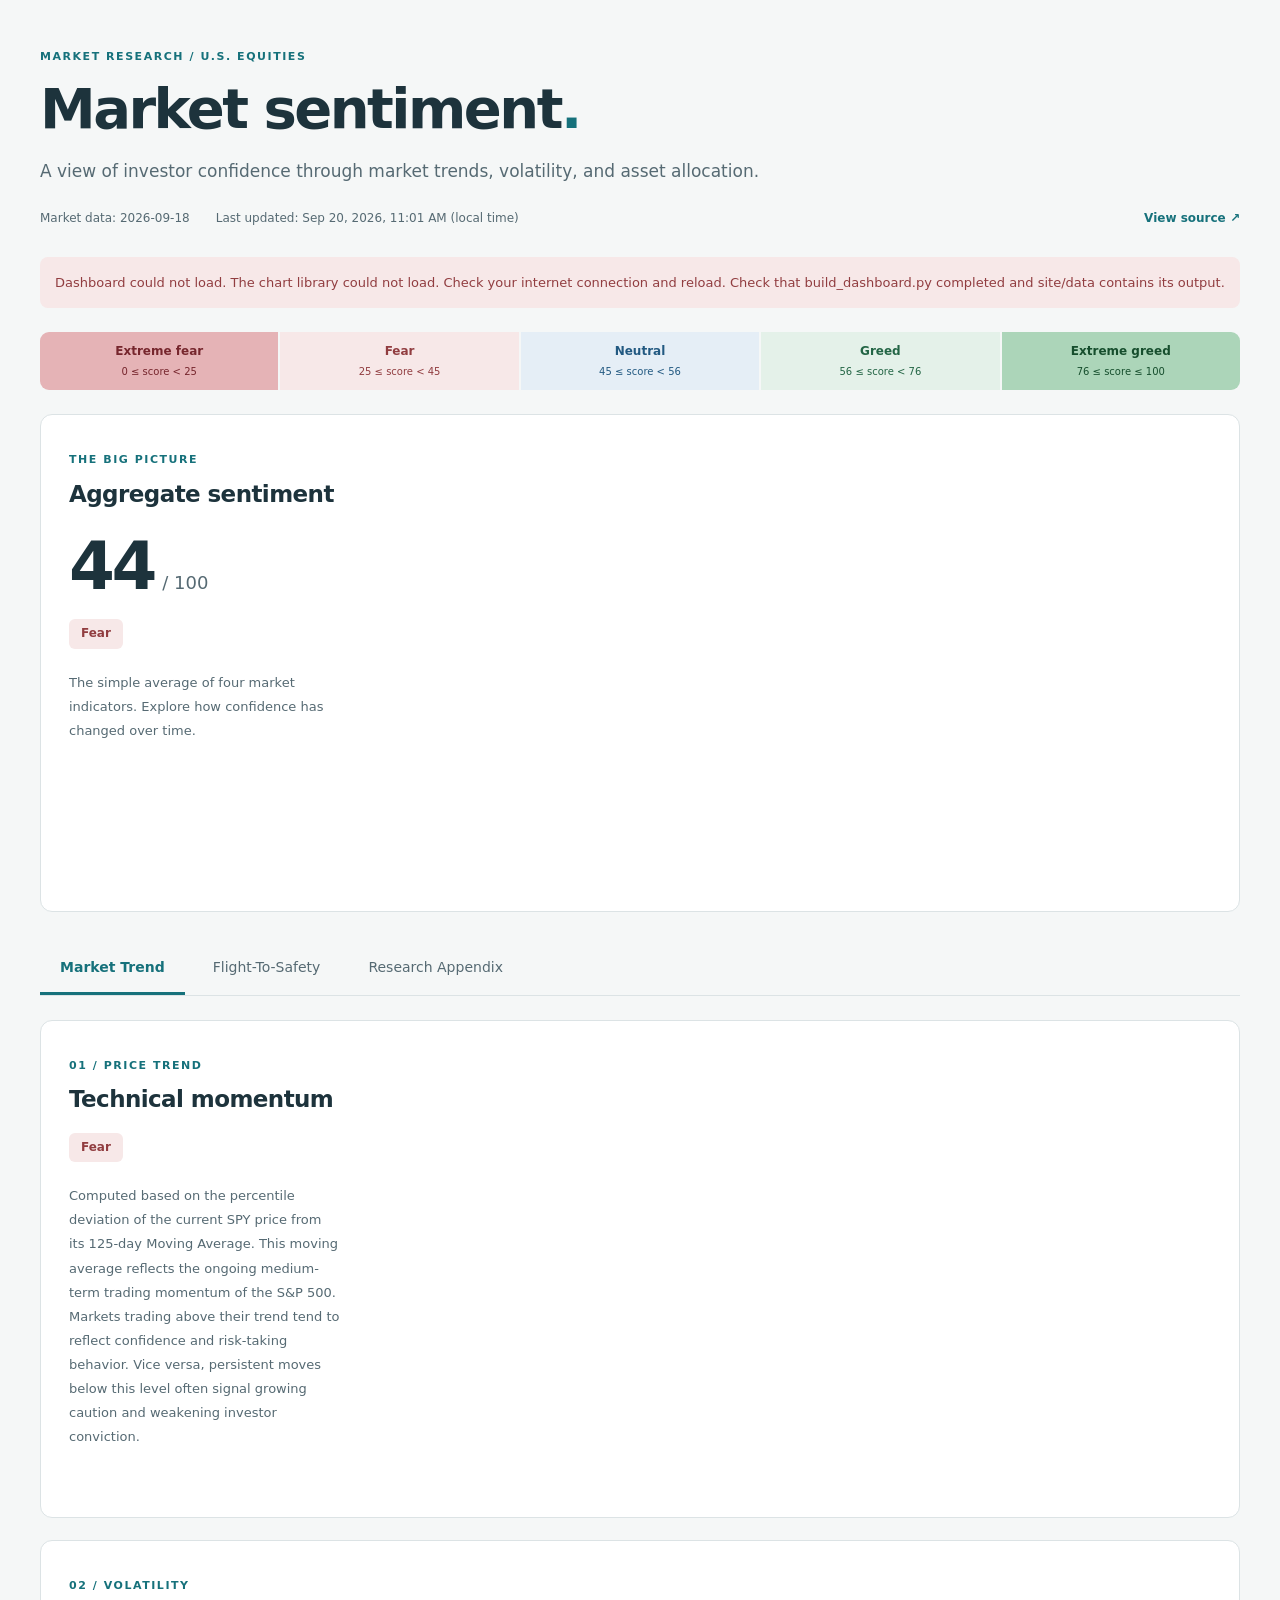
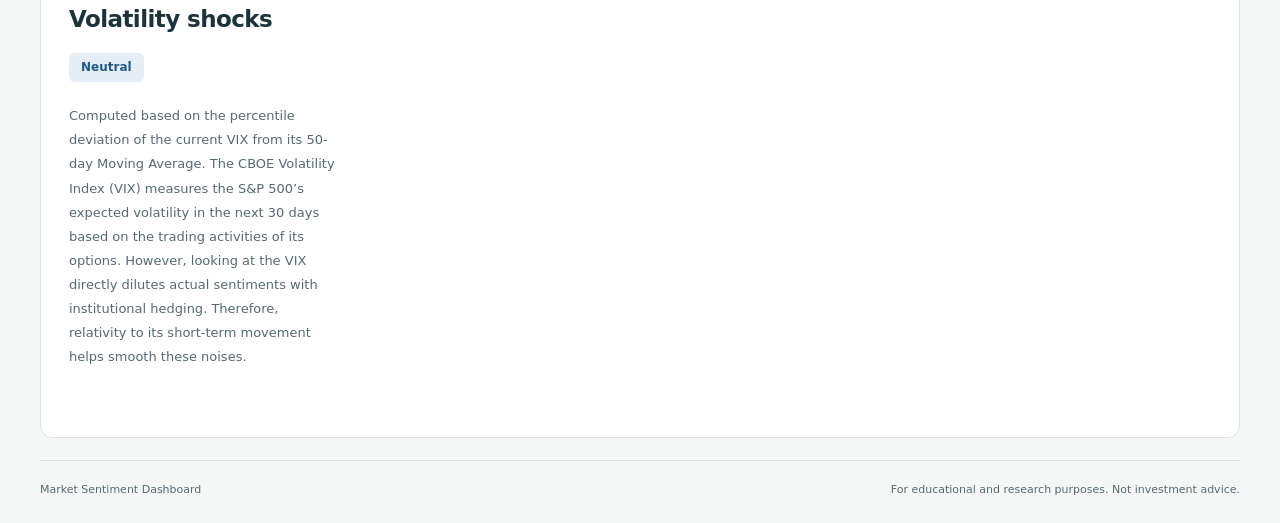
<file: site/index.html>
<!doctype html>
<html lang="en">
<head>
  <meta charset="utf-8">
  <meta name="viewport" content="width=device-width,initial-scale=1">
  <meta name="description" content="Explore U.S. market sentiment through transparent indicators and historical research.">
  <title>U.S. Market Sentiment Dashboard</title>
  <link rel="stylesheet" href="styles.css">
  <link rel="icon" type="image/png" href="./favicon.png?v=1">
  <script src="app.js" defer></script>
</head>
<body>
<a class="skip" href="#dashboard">Skip to dashboard</a>
<div class="shell">
<header>
  <div class="eyebrow">MARKET RESEARCH / U.S. EQUITIES</div>
  <h1>Market sentiment<span class="title-dot">.</span></h1>
  <p class="intro">A view of investor confidence through market trends, volatility, and asset allocation.</p>
  <div class="meta"><span id="market-date">Market data: —</span><span id="updated">Last updated: —</span><a href="https://github.com/cyanideanion/Market-Sentiment-Dashboard">View source ↗</a></div>
</header>
<main id="dashboard">
<div id="status" role="status" aria-live="polite">Loading dashboard…</div>
<div class="spectrum" aria-label="Aggregate sentiment score ranges">
  <span class="fear">Extreme fear<small>0 ≤ score &lt; 25</small></span><span class="fear">Fear<small>25 ≤ score &lt; 45</small></span><span class="neutral">Neutral<small>45 ≤ score &lt; 56</small></span><span class="greed">Greed<small>56 ≤ score &lt; 76</small></span><span class="greed">Extreme greed<small>76 ≤ score ≤ 100</small></span>
</div>
<section class="overview card" aria-labelledby="aggregate-title">
  <div class="overview-copy"><div class="eyebrow">THE BIG PICTURE</div><h2 id="aggregate-title">Aggregate sentiment</h2><div class="score"><span id="overall-score">—</span><small>/ 100</small></div><span id="overall-label" class="badge">Loading</span><p>The simple average of four market indicators. Explore how confidence has changed over time.</p></div>
  <div class="chart" id="chart-overall" data-chart="overall" aria-label="Historical aggregate sentiment chart"></div>
</section>
<div class="tabs" role="tablist" aria-label="Dashboard sections">
<button id="tab-market" role="tab" aria-selected="true" aria-controls="panel-market" tabindex="0">Market Trend</button>
<button id="tab-safety" role="tab" aria-selected="false" aria-controls="panel-safety" tabindex="-1">Flight-To-Safety</button>
<button id="tab-research" role="tab" aria-selected="false" aria-controls="panel-research" tabindex="-1">Research Appendix</button>
</div>
<section id="panel-market" role="tabpanel" aria-labelledby="tab-market">
<article class="indicator card"><div class="copy"><div class="eyebrow">01 / PRICE TREND</div><h2>Technical momentum</h2><span class="badge" data-indicator="spy">Loading</span><p data-description="spy"></p></div><div class="chart" data-chart="spy" aria-label="SPY and 125-day moving average chart"></div></article>
<article class="indicator card"><div class="copy"><div class="eyebrow">02 / VOLATILITY</div><h2>Volatility shocks</h2><span class="badge" data-indicator="vix">Loading</span><p data-description="vix"></p></div><div class="chart" data-chart="vix" aria-label="VIX and 50-day moving average chart"></div></article>
</section>
<section id="panel-safety" role="tabpanel" aria-labelledby="tab-safety" hidden>
<article class="indicator card"><div class="copy"><div class="eyebrow">03 / ASSET ALLOCATION</div><h2>Cross-asset demand</h2><span class="badge" data-indicator="safe_haven">Loading</span><p data-description="safe_haven"></p></div><div class="chart" data-chart="safe_haven" aria-label="SPY and IEF return spread chart"></div></article>
<article class="indicator card"><div class="copy"><div class="eyebrow">04 / EQUITY STYLES</div><h2>Sector rotation</h2><span class="badge" data-indicator="growth_value">Loading</span><p data-description="growth_value"></p></div><div class="chart" data-chart="growth_value" aria-label="Growth and value relative performance chart"></div></article>
</section>
<section id="panel-research" role="tabpanel" aria-labelledby="tab-research" hidden>
<p class="note">These analyses are descriptive and conditional. They are not trading strategies; transaction costs, leverage, and execution assumptions are not modeled. Written findings are the author's existing commentary and do not recalculate with each data update.</p>
<article class="research card"><h2>Correlation analysis</h2><div data-research="correlation_analysis"></div><div class="chart" data-chart="correlation" aria-label="Sentiment and SPY rolling correlation chart"></div></article>
<article class="research card"><h2>Recovery time analysis</h2><div data-research="recovery_analysis"></div><div class="chart" data-chart="recovery" aria-label="Sentiment recovery time distribution"></div></article>
<article class="research card"><h2>Forward performance analysis</h2><div data-research="forward_performance"></div><div class="chart" data-chart="forward_returns" aria-label="Forward returns by sentiment regime"></div></article>
</section>
</main>
<footer><span>Market Sentiment Dashboard</span><span>For educational and research purposes. Not investment advice.</span></footer>
</div>
<noscript>This dashboard requires JavaScript to display interactive charts.</noscript>
</body>
</html>
</file>
<file: site/styles.css>
:root{color-scheme:light;--ink:#1d333c;--muted:#566a73;--accent:#16717b;--line:#dce3e5;--paper:#f5f7f7}*{box-sizing:border-box}body{margin:0;background:var(--paper);color:var(--ink);font-family:system-ui,-apple-system,BlinkMacSystemFont,"Segoe UI",sans-serif;font-size:15px;line-height:1.65}.shell{max-width:1400px;margin:auto;padding:48px 40px 24px}header{margin-bottom:28px}.eyebrow{font-size:11px;letter-spacing:.14em;font-weight:750;color:var(--accent)}h1{font-size:clamp(34px,4.5vw,56px);line-height:1.12;letter-spacing:-.045em;margin:12px 0}.title-dot{color:var(--accent)}.intro{color:var(--muted);margin:16px 0 24px;font-size:17px}.meta{display:flex;flex-wrap:wrap;gap:8px 26px;color:var(--muted);font-size:12px}.meta a{margin-left:auto;color:var(--accent);font-weight:650;text-decoration:none}a:hover{text-decoration:underline}.spectrum{display:grid;grid-template-columns:repeat(5,1fr);gap:2px;border-radius:9px;overflow:hidden;margin:24px 0}.spectrum span{padding:10px;text-align:center;font-size:12px;font-weight:650}.spectrum small{display:block;font-size:10px;font-weight:450;margin-top:2px}.fear{color:#913d40;background:#f7e8e8}.neutral{color:#225981;background:#e5eef6}.greed{color:#236545;background:#e4f1e9}.card{background:white;border:1px solid var(--line);border-radius:12px;margin-bottom:22px;overflow:hidden}.overview,.indicator{display:grid;grid-template-columns:minmax(220px,1fr) minmax(0,3fr);gap:20px;padding:28px}.overview-copy,.copy{padding:8px 10px 8px 0}h2{font-size:23px;letter-spacing:-.025em;line-height:1.3;margin:10px 0 18px}.score{line-height:1.15;font-size:66px;letter-spacing:-.05em;margin:20px 0 14px;font-weight:650}.score small{font-size:18px;color:var(--muted);letter-spacing:0;margin-left:8px;font-weight:400}.badge{display:inline-block;padding:5px 12px;border-radius:6px;font-size:12px;font-weight:650;background:#edf0f1}.badge.fear{background:#f7e8e8}.badge.neutral{background:#e5eef6}.badge.greed{background:#e4f1e9}.copy p,.overview-copy p{color:var(--muted);font-size:13px;margin-top:22px;line-height:1.85}.chart{min-width:0;min-height:440px;position:relative;overflow:hidden}.chart-error{display:flex;align-items:center;justify-content:center;color:var(--muted);padding:32px;text-align:center;border:1px dashed var(--line);border-radius:8px}.tabs{display:flex;gap:8px;border-bottom:1px solid var(--line);margin:32px 0 24px}.tabs button{border:0;border-bottom:3px solid transparent;padding:12px 20px;background:none;color:var(--muted);font:inherit;font-size:14px;cursor:pointer}.tabs button[aria-selected=true]{color:var(--accent);border-bottom-color:var(--accent);font-weight:700}.tabs button:hover{background:#eaf0f1}button:focus-visible,a:focus-visible,summary:focus-visible{outline:3px solid #2980b9;outline-offset:3px}[hidden]{display:none!important}.research{padding:28px 32px}.research h2{margin-top:0}.research p,.research li{color:var(--muted);font-size:14px}.research details{margin:12px 0 22px;background:var(--paper);padding:12px 18px;border-radius:8px}.research summary{cursor:pointer;font-weight:650;font-size:13px}.note{padding:16px 20px;border-left:3px solid var(--accent);background:#edf3f3;font-size:13px;color:var(--muted);margin-bottom:24px}#status{font-size:13px;color:var(--muted)}#status.error{padding:15px;background:#f7e8e8;color:#913d40;border-radius:8px}footer{display:flex;justify-content:space-between;gap:18px;padding-top:20px;border-top:1px solid var(--line);font-size:11px;color:var(--muted)}.skip{position:absolute;left:12px;top:-100px;background:white;padding:10px;z-index:99}.skip:focus{top:12px}@media(max-width:800px){.shell{padding:28px 16px 20px}.overview,.indicator{grid-template-columns:1fr;padding:18px;gap:8px}.overview-copy,.copy{padding:0}.overview-copy p,.copy p{margin-top:12px}.score{font-size:52px;margin:12px 0}.chart{min-height:390px}.meta a{margin-left:0}.research{padding:20px 12px}.tabs{gap:0}.tabs button{flex:1;padding:12px 6px;font-size:12px}.spectrum span{padding:8px 2px;font-size:10px}.spectrum small{font-size:8px}footer{flex-direction:column;gap:4px}.intro{font-size:15px}}

/* Extreme Fear */
.spectrum > span:first-child,
.badge.extreme-fear {
  background-color: #e5b3b6;
  color: #76262d;
}

/* Extreme Greed */
.spectrum > span:last-child,
.badge.extreme-greed {
  background-color: #acd5b9;
  color: #164e2d;
}
</file>
